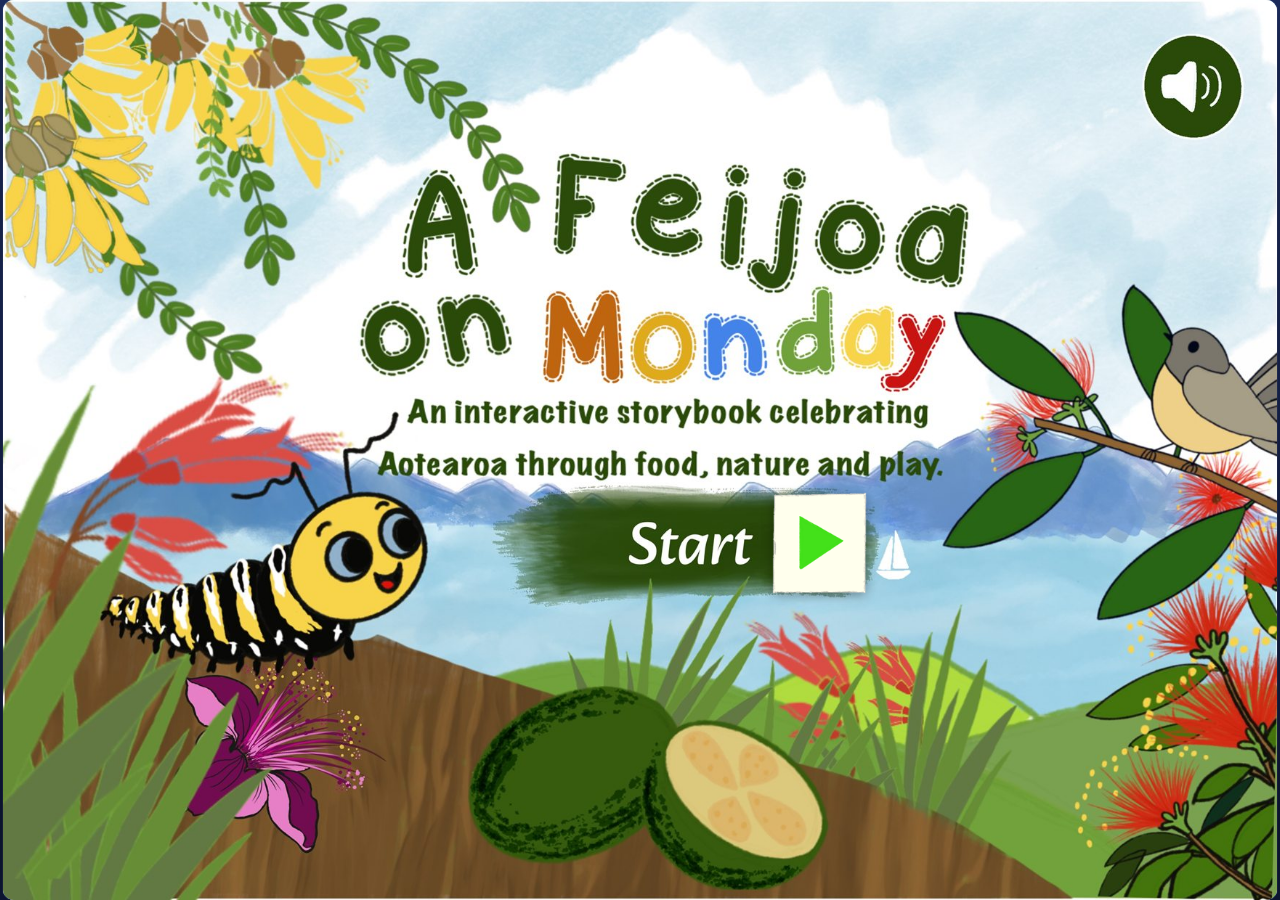
<file: index.html>
<!DOCTYPE html>
<html lang="en">
<head>
<meta charset="UTF-8">
<meta name="viewport" content="width=device-width, initial-scale=1.0, maximum-scale=1.0, user-scalable=no, viewport-fit=cover">
<title>A Feijoa on Monday — a tap-along storybook</title>
<meta name="description" content="An interactive storybook celebrating Aotearoa through food, nature and play.">
<meta name="theme-color" content="#7cc0ec">
<link rel="manifest" href="manifest.webmanifest">
<link rel="icon" type="image/png" href="assets/img/icon-192.png">
<link rel="apple-touch-icon" href="assets/img/icon-192.png">
<meta name="apple-mobile-web-app-capable" content="yes">
<meta name="apple-mobile-web-app-status-bar-style" content="black-translucent">
<link rel="stylesheet" href="css/style.css">
</head>
<body class="on-cover">

<div id="app">
  <div id="stage" aria-label="storybook stage">

    <div id="world">
      <img id="scene" class="scene" alt="">
      <div id="sprites"></div>
      <div id="fx"></div>
    </div>

    <!-- the designer's caption panels, placed where they were drawn, with word boxes overlaid -->
    <div id="captions"></div>

    <div id="hand" class="hidden" aria-hidden="true"><img src="assets/img/tap-hand.png" alt=""></div>

    <button id="arrow-back" class="nav hidden" aria-label="Previous page" disabled>
      <img src="assets/img/arrow-back.png" alt="">
    </button>
    <button id="arrow-next" class="nav hidden" aria-label="Next page" disabled>
      <img src="assets/img/arrow-next.png" alt="">
    </button>

    <button id="mute-btn" aria-label="Sound on or off" aria-pressed="false">
      <svg viewBox="0 0 48 48" aria-hidden="true">
        <path class="spk" d="M8 18h8l10-8v28l-10-8H8z"/>
        <path class="wave" d="M31 17a9 9 0 0 1 0 14M35 12a15 15 0 0 1 0 24" fill="none" stroke-width="3.5" stroke-linecap="round"/>
        <path class="slash" d="M10 40 38 8" fill="none" stroke-width="4" stroke-linecap="round"/>
      </svg>
    </button>

    <!-- Cover -->
    <div id="splash">
      <img id="splash-art" src="assets/img/bg-cover.jpg" alt="A Feijoa on Monday — an interactive storybook">
      <button id="begin-btn" aria-label="Start the story">
        <img id="cover-arrow" src="assets/img/cover-arrow.png" alt="">
      </button>
    </div>

    <!-- Ending -->
    <div id="ending" class="hidden">
      <div id="ending-card">
        <img id="ending-butterfly" src="assets/img/butterfly-p12.png" alt="">
        <h1>The End</h1>
        <button id="again-btn">Read it again</button>
      </div>
    </div>

    <div id="turner"></div>
    <div id="timeline" class="hidden" aria-hidden="true"></div>
  </div>

  <!-- shown only on a phone held upright -->
  <div id="rotate" aria-hidden="true">
    <div id="rotate-card">
      <div id="rotate-phone"></div>
      <p>Turn your device sideways to read the book</p>
    </div>
  </div>
</div>

<pre id="test-report" class="hidden"></pre>

<script src="js/layout.js"></script>
<script src="js/audio.js"></script>
<script src="js/story.js"></script>
<script src="js/app.js"></script>
</body>
</html>
</file>
<file: css/style.css>
/* ============================================================
   A Feijoa on Monday — storybook styles (v2)
   Scene art is 3508 × 2480 (A4 landscape). The stage keeps that
   ratio; every position is a percentage of it, so the same layout
   holds on a laptop, an iPad and a landscape phone.
   ============================================================ */

:root {
  --stage-ratio: 3508 / 2480;
  --ink: #23315f;
  --sky: #7cc0ec;
  --paper: #fffdf4;
  --font-display: "Baloo 2", "Comic Sans MS", "Marker Felt", "Segoe UI", sans-serif;
}

* { margin: 0; padding: 0; box-sizing: border-box; -webkit-tap-highlight-color: transparent; }

html, body {
  height: 100%;
  overflow: hidden;
  background: #1b2a5e;
  font-family: var(--font-display);
  touch-action: manipulation;
  user-select: none;
  -webkit-user-select: none;
  overscroll-behavior: none;
}

#app {
  position: fixed; inset: 0;
  display: grid; place-items: center;
  background: radial-gradient(120% 90% at 50% 10%, #2a3f7d 0%, #1b2a5e 55%, #0f1a3d 100%);
}

/* ---------- Stage (fixed ratio, letterboxed) ---------- */
#stage {
  position: relative;
  width: min(100vw, calc(100vh * var(--stage-ratio)));
  aspect-ratio: var(--stage-ratio);
  overflow: hidden;
  border-radius: clamp(6px, 1.2vmin, 16px);
  box-shadow: 0 12px 60px rgba(0,0,0,.55), 0 0 0 1px rgba(255,255,255,.06);
  background: var(--sky);
}
@supports not (aspect-ratio: 1) {
  #stage { height: min(100vh, calc(100vw / (3508 / 2480))); }
}

#world { position: absolute; inset: 0; }
.scene { position: absolute; inset: 0; width: 100%; height: 100%; object-fit: fill; pointer-events: none; }
#sprites, #fx { position: absolute; inset: 0; }
#fx { pointer-events: none; }

/* ---------- Sprites ----------
   .sprite (position, invitation wiggle) > .anim (tap reactions) > .body (idle motion) > img / .cell */
.sprite { position: absolute; }
.sprite .anim, .sprite .body { position: absolute; inset: 0; transform-origin: 50% 85%; will-change: transform; }
.sprite img { width: 100%; height: 100%; display: block; pointer-events: none; }
.sprite.is-hidden { opacity: 0; pointer-events: none; }
.sprite.is-veiled { opacity: 0; }
.sprite.reveal { transition: opacity .9s ease; }
.sprite:focus { outline: none; }
.sprite:focus-visible .anim { outline: 3px dashed #fff; outline-offset: 4px; border-radius: 12px; }

.tappable { cursor: pointer; }

/* Invitation: one target at a time breathes a soft glow and gives a little wiggle every few seconds */
.pending .body { animation: pending-glow 2.6s ease-in-out infinite; }
.sprite.pending, .cell.pending { animation: invite-wiggle 4.2s ease-in-out infinite; }
@keyframes pending-glow {
  0%,100% { filter: drop-shadow(0 0 0 rgba(255,255,255,0)); }
  50%     { filter: drop-shadow(0 0 .8vmin rgba(255,255,255,.95)) drop-shadow(0 0 2vmin rgba(255,240,150,.8)); }
}
@keyframes invite-wiggle {
  0%, 82%, 100% { transform: rotate(0) scale(1); }
  86% { transform: rotate(-3deg) scale(1.03); }
  90% { transform: rotate(3deg) scale(1.04); }
  94% { transform: rotate(-2deg) scale(1.03); }
  97% { transform: rotate(1deg) scale(1.01); }
}

/* bite cells: each cell shows the whole image, clipped to its own region */
.cell {
  position: absolute; inset: 0;
  background-size: 100% 100%;
  background-repeat: no-repeat;
  cursor: pointer;
  transform-origin: 50% 60%;
}
.cell.pending { animation-name: invite-wiggle; }
.cell.bitten {
  -webkit-mask-size: 100% 100%; mask-size: 100% 100%;
  -webkit-mask-repeat: no-repeat; mask-repeat: no-repeat;
  cursor: default;
}

.hotspot { position: absolute; border-radius: 40%; cursor: pointer; background: transparent; }

/* ---------- Object animations ---------- */
@keyframes wobble-sm {
  0%,100% { transform: rotate(0deg); }
  20% { transform: rotate(-6deg); } 45% { transform: rotate(5deg); }
  70% { transform: rotate(-3deg); } 88% { transform: rotate(2deg); }
}
@keyframes wobble-lg {
  0%,100% { transform: rotate(0deg) translateY(0); }
  15% { transform: rotate(-12deg) translateY(-1.5%); } 35% { transform: rotate(11deg); }
  55% { transform: rotate(-9deg) translateY(-1%); } 75% { transform: rotate(6deg); } 90% { transform: rotate(-3deg); }
}
@keyframes shake {
  0%,100% { transform: translateX(0); }
  15% { transform: translateX(-4%) translateY(-3%); } 30% { transform: translateX(4%); }
  45% { transform: translateX(-3%) translateY(-2%); } 60% { transform: translateX(3%); }
  75% { transform: translateX(-1.5%); } 90% { transform: translateX(1%); }
}
@keyframes pop-bounce {
  0% { transform: scale(1); } 35% { transform: scale(1.18) rotate(-3deg); }
  65% { transform: scale(.94) rotate(2deg); } 100% { transform: scale(1); }
}
@keyframes chomp {
  0% { transform: scale(1); } 30% { transform: scale(1.12, .86); }
  60% { transform: scale(.95, 1.06); } 100% { transform: scale(1); }
}
@keyframes crack-out {
  0% { transform: scale(1) rotate(0); opacity: 1; }
  30% { transform: scale(1.15) rotate(-6deg); opacity: 1; }
  100% { transform: scale(.2) rotate(20deg); opacity: 0; }
}
@keyframes hatch-in {
  0% { transform: scale(0) rotate(-20deg); opacity: 0; }
  55% { transform: scale(1.22) rotate(5deg); opacity: 1; }
  75% { transform: scale(.94) rotate(-3deg); }
  100% { transform: scale(1) rotate(0); opacity: 1; }
}
@keyframes grow-up {
  0% { transform: scale(1); } 40% { transform: scale(1.14) rotate(-2deg); }
  65% { transform: scale(1.04) rotate(1deg); } 100% { transform: scale(1.08); }
}
@keyframes sway {
  0%,100% { transform: rotate(0); } 20% { transform: rotate(7deg); }
  45% { transform: rotate(-6deg); } 70% { transform: rotate(4deg); } 85% { transform: rotate(-2deg); }
}
@keyframes hint-wiggle {
  0%,100% { transform: scale(1) rotate(0); } 25% { transform: scale(1.08) rotate(-4deg); }
  50% { transform: scale(1.04) rotate(4deg); } 75% { transform: scale(1.07) rotate(-2deg); }
}
@keyframes idle-breathe {
  0%,100% { transform: translateY(0) scale(1); } 50% { transform: translateY(-.8%) scale(1.012); }
}
@keyframes happy-hop {
  0%,100% { transform: translateY(0) rotate(0); } 25% { transform: translateY(-9%) rotate(-3deg); }
  50% { transform: translateY(0) rotate(0); } 75% { transform: translateY(-6%) rotate(3deg); }
}
@keyframes queasy {
  0%,100% { transform: rotate(0) translateY(0); } 25% { transform: rotate(-3deg) translateY(1%); }
  50% { transform: rotate(0) translateY(2%); } 75% { transform: rotate(3deg) translateY(1%); }
}
@keyframes flap { 0%,100% { transform: scaleX(1); } 50% { transform: scaleX(.38); } }
@keyframes hover { 0%,100% { transform: translateY(0) rotate(-2deg); } 50% { transform: translateY(-4%) rotate(2deg); } }

.anim-wobble-sm { animation: wobble-sm .7s ease-in-out; }
.anim-wobble-lg { animation: wobble-lg .8s ease-in-out; }
.anim-shake     { animation: shake .6s ease-in-out; }
.anim-pop       { animation: pop-bounce .55s cubic-bezier(.34,1.56,.64,1); }
.cell.anim-chomp { animation: chomp .5s ease-out; }
.anim-crack     { animation: crack-out .55s ease-in forwards; }
.anim-hatch     { animation: hatch-in .9s cubic-bezier(.34,1.56,.64,1) forwards; }
.anim-grow      { animation: grow-up 1.1s cubic-bezier(.34,1.56,.64,1) forwards; }
.anim-sway      { animation: sway 2.4s ease-in-out; transform-origin: 50% 0 !important; }
.anim-hint      { animation: hint-wiggle .9s ease-in-out 2; }
.anim-breathe   { animation: idle-breathe 3.2s ease-in-out infinite; }
.anim-happy     { animation: happy-hop 1.1s ease-in-out 2; }
.anim-queasy    { animation: queasy 1.6s ease-in-out infinite; filter: hue-rotate(40deg) saturate(.85); transition: filter 1.2s ease; }
.anim-flap      { animation: flap .32s ease-in-out infinite; transform-origin: 50% 50% !important; }
.anim-flap-slow { animation: flap .9s ease-in-out infinite; transform-origin: 50% 50% !important; }
.anim-hover     { animation: hover 2.6s ease-in-out infinite; }

/* ---------- Particles (tap feedback) ---------- */
.spark {
  position: absolute; width: 12px; height: 12px; pointer-events: none;
  background: currentColor;
  clip-path: polygon(50% 0, 62% 38%, 100% 50%, 62% 62%, 50% 100%, 38% 62%, 0 50%, 38% 38%);
  animation: spark-fly .8s cubic-bezier(.2,.7,.4,1) forwards;
  z-index: 7;
}
@keyframes spark-fly {
  0% { transform: translate(0,0) scale(1) rotate(0); opacity: 1; }
  100% { transform: translate(var(--dx), var(--dy)) scale(.1) rotate(160deg); opacity: 0; }
}
.crumb {
  position: absolute; width: 8px; height: 8px; border-radius: 40%;
  pointer-events: none; background: currentColor;
  animation: crumb-fall .9s cubic-bezier(.3,.1,.6,1) forwards;
  z-index: 7;
}
@keyframes crumb-fall {
  0% { transform: translate(0,0) rotate(0); opacity: 1; }
  100% { transform: translate(var(--dx), var(--dy)) rotate(200deg); opacity: 0; }
}
.zzz {
  position: absolute; pointer-events: none;
  font-family: var(--font-display); font-weight: 800;
  color: #fffdf4; text-shadow: 0 2px 0 #23315f, 0 0 12px rgba(255,255,255,.6);
  animation: zzz-rise 2.6s ease-out forwards;
  z-index: 7;
}
@keyframes zzz-rise {
  0% { transform: translate(0,0) scale(.6); opacity: 0; } 20% { opacity: 1; }
  100% { transform: translate(var(--dx), var(--dy)) scale(1.3); opacity: 0; }
}

/* ---------- Caption panels (the designer's typeset text) ---------- */
#captions { position: absolute; inset: 0; pointer-events: none; z-index: 5; }
.panel {
  position: absolute; cursor: pointer; pointer-events: auto;
  opacity: 0; transition: opacity .7s ease;
}
.panel.show { opacity: 1; }
/* The cream band is keyed away, so a soft white halo keeps the designer's text readable over
   the artwork — the night sky included — without putting a panel back on top of the picture.
   position:relative lifts the words above the absolutely-placed highlight boxes. */
/* a soft light behind the block of text, so it reads over grass and leaves without a panel */
.panel::before {
  content: ''; position: absolute; inset: -1.6vmin -2.2vmin; pointer-events: none;
  background: radial-gradient(ellipse at 50% 50%, rgba(255,255,255,.60) 0%, rgba(255,255,255,.42) 55%, rgba(255,255,255,0) 80%);
}
.panel img {
  width: 100%; height: 100%; display: block; pointer-events: none; position: relative;
  filter: drop-shadow(0 0 .22vmin rgba(255,255,255,.98))
          drop-shadow(0 0 .7vmin  rgba(255,255,255,.95))
          drop-shadow(0 0 1.7vmin rgba(255,255,255,.8));
}
.panel .w {
  position: absolute; border-radius: 6px;
  background: rgba(250, 205, 70, 0);
  transition: background .12s ease;
}
.panel .w.lit { background: rgba(250, 205, 70, .92); }
body.show-boxes .panel .w { outline: 1px solid rgba(220,40,40,.8); }

/* ---------- Navigation arrows (the designer's, placed where drawn) ---------- */
.nav {
  position: absolute;
  border: none; background: none; padding: 0;
  cursor: pointer;
  filter: drop-shadow(0 4px 8px rgba(0,0,0,.35));
  transition: opacity .5s ease, transform .25s ease, filter .5s ease;
  z-index: 6;
}
.nav img { width: 100%; height: 100%; display: block; }
.nav:disabled { opacity: .3; cursor: default; filter: grayscale(.9); }
.nav.hidden { display: none; }
.nav:not(:disabled):active { transform: scale(.9); }
.nav:focus-visible { outline: 3px solid #fff; outline-offset: 3px; border-radius: 8px; }
#arrow-next.armed { animation: arrow-beckon 1.6s ease-in-out infinite; }
@keyframes arrow-beckon {
  0%,100% { transform: translateX(0) scale(1); filter: drop-shadow(0 4px 8px rgba(0,0,0,.35)); }
  50% { transform: translateX(4%) scale(1.08); filter: drop-shadow(0 4px 8px rgba(0,0,0,.35)) drop-shadow(0 0 1.6vmin rgba(255,240,120,.95)); }
}

/* ---------- Tap hint hand (the designer's) ---------- */
#hand {
  position: absolute; width: 5%; aspect-ratio: 131 / 178;
  pointer-events: none; z-index: 9;
  filter: drop-shadow(0 3px 4px rgba(0,0,0,.35));
  transition: opacity .3s ease;
}
#hand img { width: 100%; height: 100%; display: block; }
#hand.hidden { opacity: 0; }
#hand.tapping { animation: hand-tap .6s ease-in-out 3; }
@keyframes hand-tap {
  0%,100% { transform: translate(0,0) scale(1); }
  50% { transform: translate(-8%, -14%) scale(.9); }
}

/* ---------- Mute button ---------- */
#mute-btn {
  position: absolute;
  right: 3.4%; top: 3.8%;
  width: 7.2%; aspect-ratio: 1;
  border-radius: 50%;
  border: 3px solid rgba(255,253,244,.9);
  background: rgba(35,49,95,.7);
  cursor: pointer; padding: 0;
  display: grid; place-items: center;
  z-index: 12;
  transition: opacity .4s ease, background .3s ease;
}
#mute-btn svg { width: 68%; height: 68%; display: block; }
#mute-btn .spk { fill: #fffdf4; }
#mute-btn .wave { stroke: #fffdf4; }
#mute-btn .slash { stroke: #ff4d4d; display: none; }
#mute-btn[aria-pressed="true"] .slash { display: block; }
#mute-btn[aria-pressed="true"] .wave { display: none; }
#mute-btn:focus-visible { outline: 3px solid #fff; outline-offset: 3px; }
/* on the cover the speaker is already painted in the art — sit on top of it */
body.on-cover #mute-btn { background: transparent; border-color: transparent; }
body.on-cover #mute-btn .spk, body.on-cover #mute-btn .wave { opacity: 0; }

/* ---------- Cover ---------- */
#splash { position: absolute; inset: 0; z-index: 10; transition: opacity .9s ease, transform .9s ease; }
#splash.gone { opacity: 0; transform: scale(1.06); pointer-events: none; }
#splash-art { width: 100%; height: 100%; object-fit: fill; display: block; }
#begin-btn {
  position: absolute;                    /* spans the painted "Start" label and the arrow */
  border: none; background: transparent; cursor: pointer; padding: 0;
}
#cover-arrow {
  position: absolute;                    /* sits inside it, exactly where the arrow was drawn */
  display: block;
  animation: arrow-beckon 1.6s ease-in-out infinite;
  filter: drop-shadow(0 3px 6px rgba(0,0,0,.35));
}
body.show-boxes #begin-btn { outline: 3px dashed rgba(220,40,40,.9); }
#begin-btn:focus-visible { outline: 3px solid #fff; outline-offset: 4px; border-radius: 8px; }

/* ---------- Ending ---------- */
#ending {
  position: absolute; inset: 0; z-index: 11;
  display: grid; place-items: center;
  background: radial-gradient(circle at 50% 40%, rgba(255,250,220,.96), rgba(124,192,236,.96));
  transition: opacity .8s ease;
}
#ending.hidden { opacity: 0; pointer-events: none; }
#ending-card { display: flex; flex-direction: column; align-items: center; gap: 2vmin; }
#ending-butterfly { width: 42%; animation: hover 2.6s ease-in-out infinite; filter: drop-shadow(0 8px 14px rgba(0,0,0,.25)); }
#ending h1 {
  font-family: var(--font-display); font-weight: 800;
  font-size: clamp(30px, 9vmin, 96px); color: #2c720f;
  text-shadow: 0 3px 0 #fffdf4, 0 6px 14px rgba(0,0,0,.2);
}
#again-btn {
  font-family: var(--font-display); font-weight: 800;
  font-size: clamp(18px, 4.2vmin, 42px);
  color: #fffdf4;
  background: linear-gradient(180deg, #58c928, #3d9d17);
  border: 4px solid #2c720f; border-radius: 999px;
  padding: .35em 1.3em; cursor: pointer;
  box-shadow: 0 8px 0 #245c0c, 0 14px 24px rgba(0,0,0,.35);
  animation: begin-bounce 1.8s ease-in-out infinite;
}
#again-btn:active { transform: translateY(6px); box-shadow: 0 2px 0 #245c0c; }
@keyframes begin-bounce { 0%,100% { transform: translateY(0); } 50% { transform: translateY(-6%); } }

/* ---------- Page turn ---------- */
#turner {
  position: absolute; inset: 0; pointer-events: none; z-index: 8; opacity: 0;
  background: linear-gradient(105deg,
    transparent 30%, rgba(255,253,244,.25) 45%, rgba(255,253,244,.95) 50%,
    rgba(230,222,196,.95) 55%, rgba(255,253,244,.2) 66%, transparent 78%);
  background-size: 260% 100%;
  background-position: 130% 0;
}
#turner.turning { animation: page-sweep .85s cubic-bezier(.5,.05,.35,1) forwards; }
#turner.turning.back { animation-name: page-sweep-back; }
@keyframes page-sweep {
  0% { opacity: 0; background-position: 130% 0; } 15% { opacity: 1; }
  85% { opacity: 1; } 100% { opacity: 0; background-position: -60% 0; }
}
@keyframes page-sweep-back {
  0% { opacity: 0; background-position: -60% 0; } 15% { opacity: 1; }
  85% { opacity: 1; } 100% { opacity: 0; background-position: 130% 0; }
}
.world-out { animation: world-out .45s ease-in forwards; }
@keyframes world-out { to { opacity: 0; } }
.world-in { animation: world-in .6s ease-out; }
@keyframes world-in { from { opacity: 0; } to { opacity: 1; } }

/* ---------- Rotate prompt (portrait phones) ---------- */
#rotate {
  position: fixed; inset: 0; z-index: 50; display: none;
  place-items: center; text-align: center;
  background: radial-gradient(circle at 50% 30%, #2a3f7d, #0f1a3d);
  color: #fffdf4; font-weight: 800; font-size: clamp(18px, 5vw, 28px);
  padding: 24px;
}
body.portrait #rotate { display: grid; }
#rotate-card { display: flex; flex-direction: column; align-items: center; gap: 24px; }
#rotate-phone {
  width: 64px; height: 110px; border: 5px solid #fffdf4; border-radius: 12px;
  animation: rotate-phone 2.4s ease-in-out infinite;
}
@keyframes rotate-phone {
  0%, 20% { transform: rotate(0); } 60%, 100% { transform: rotate(-90deg); }
}

/* ---------- Debug: word timeline (?envelope=1) ---------- */
#timeline {
  position: absolute; left: 0; right: 0; top: 0; height: 5%; z-index: 20;
  background: rgba(0,0,0,.6); display: flex; pointer-events: none;
}
#timeline.hidden { display: none; }
#timeline .tw { position: absolute; top: 15%; height: 70%; background: rgba(120,200,255,.5); border-left: 1px solid #fff; }
#timeline .tw.lit { background: rgba(246,201,69,.9); }
#timeline .head { position: absolute; top: 0; height: 100%; width: 2px; background: #ff4d4d; }

/* ---------- Self-test report (dev only) ---------- */
#test-report {
  position: fixed; left: 0; top: 0; z-index: 99;
  background: rgba(0,0,0,.85); color: #9f9; font: 12px/1.4 monospace;
  padding: 8px; max-height: 100vh; overflow: auto; white-space: pre-wrap;
}
#test-report.hidden { display: none; }

@media (prefers-reduced-motion: reduce) {
  .sprite.pending, .cell.pending, #arrow-next.armed, #cover-arrow, #again-btn, #ending-butterfly,
  .anim-breathe, .anim-hover, .anim-flap-slow { animation: none !important; }
  .anim-queasy { animation: none !important; }
  .pending .body { animation-duration: 4s !important; }
  #turner.turning { animation-duration: .2s !important; }
  .world-out, .world-in { animation-duration: .15s !important; }
}
</file>
